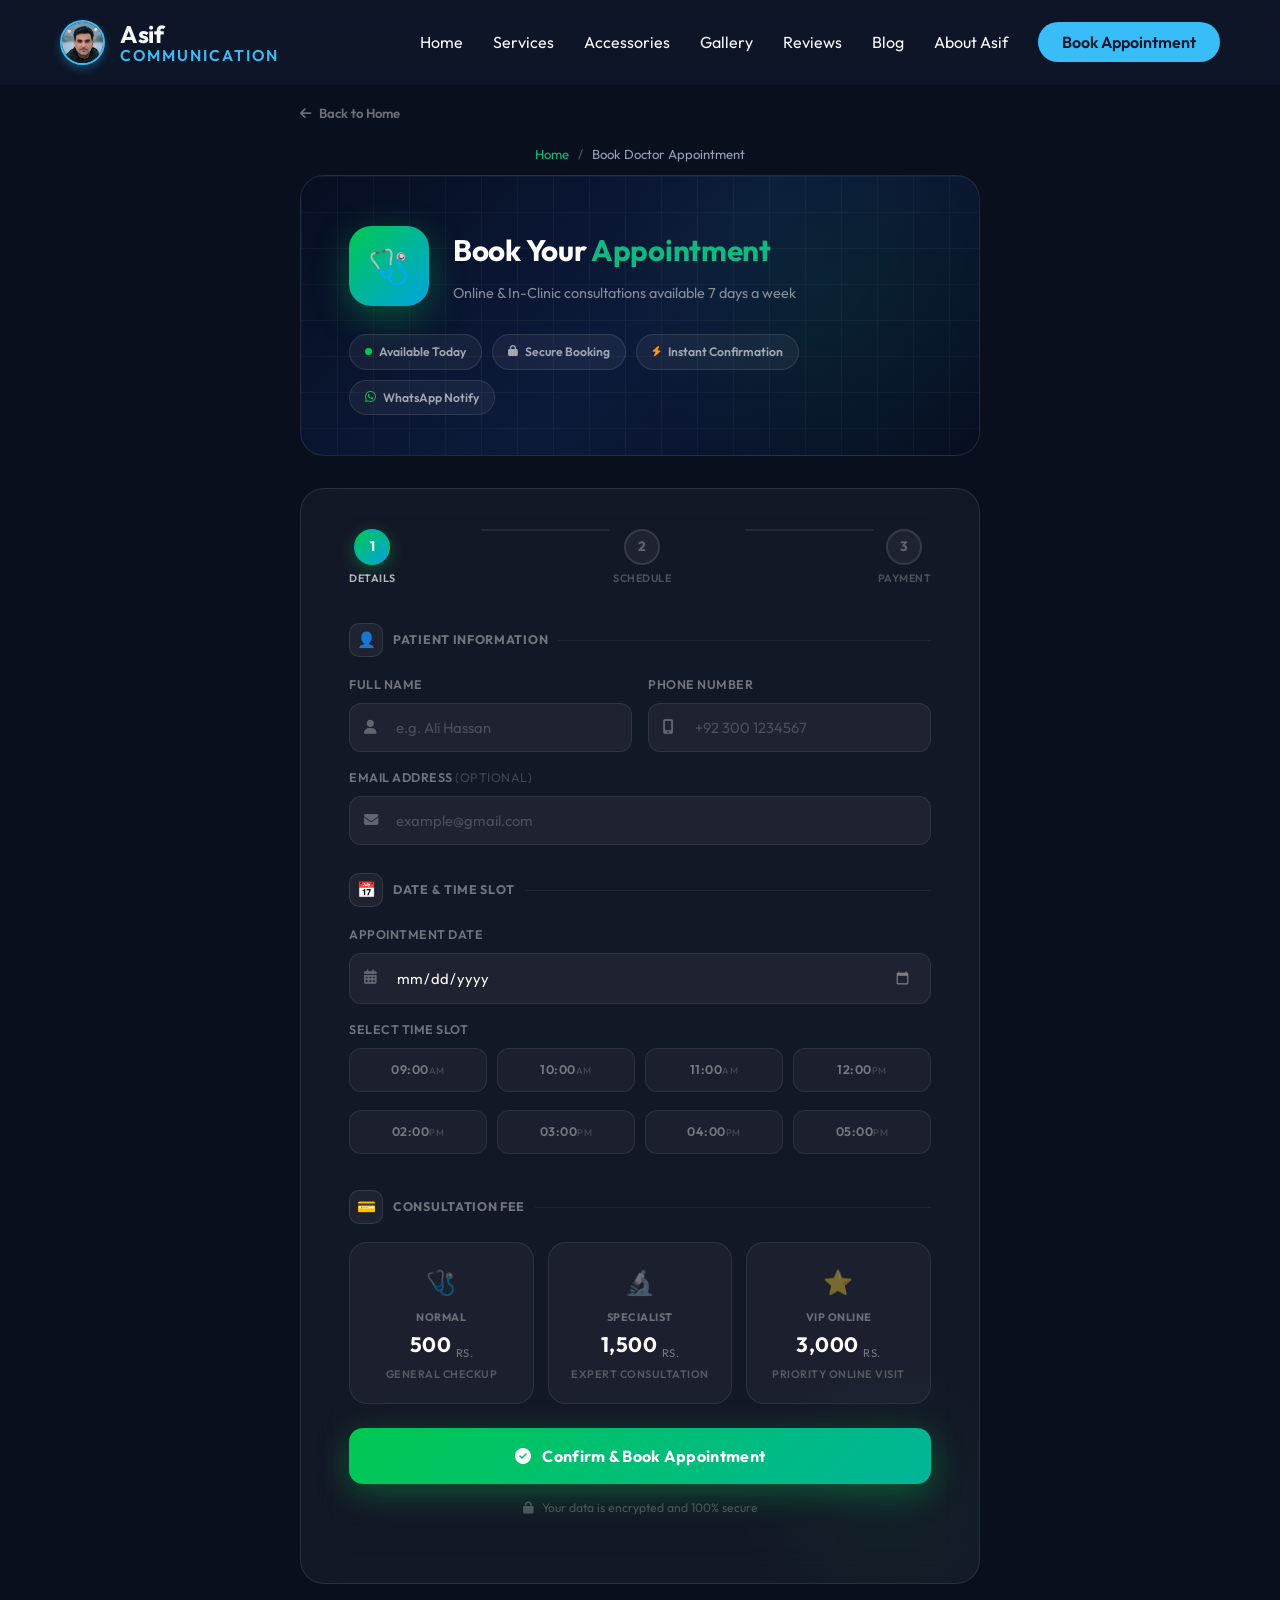
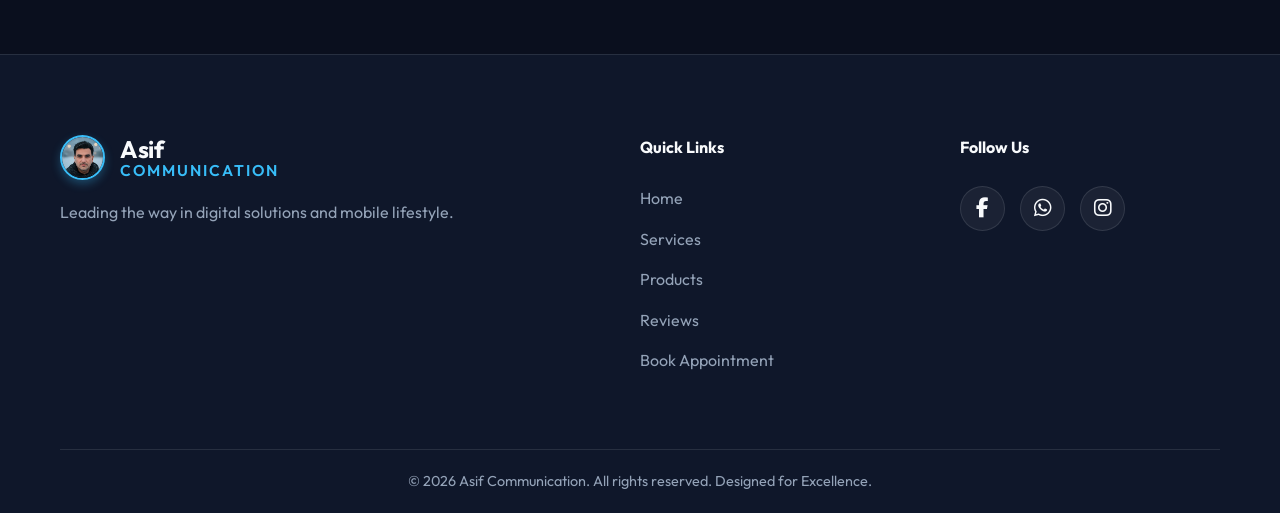
<file: doctor-booking.html>
<!DOCTYPE html>
<html lang="en" class="no-js">

<head>
    <meta charset="UTF-8">
    <meta name="viewport" content="width=device-width, initial-scale=1.0">
    <title>Book Doctor Appointment — Asif Communication</title>
    <meta name="description" content="Book an online or in-clinic doctor appointment through Asif Communication. Fast, secure and convenient.">
    <!-- Google Fonts (same as main site) -->
    <link rel="preconnect" href="https://fonts.googleapis.com">
    <link rel="preconnect" href="https://fonts.gstatic.com" crossorigin>
    <link href="https://fonts.googleapis.com/css2?family=Outfit:wght@300;400;600;700&display=swap" rel="stylesheet">
    <!-- Font Awesome -->
    <link rel="stylesheet" href="https://cdnjs.cloudflare.com/ajax/libs/font-awesome/6.4.0/css/all.min.css">
    <!-- Main Site CSS -->
    <link rel="stylesheet" href="style.css">

    <style>
        /* =====================================================
           Doctor Booking Page — Local Styles
           ===================================================== */

        /* Page background (same as main site) */
        .booking-page-wrap {
            min-height: 100vh;
            padding: 100px 0 70px;
            background: var(--dark-bg, #0a0f1e);
        }

        /* ---- Breadcrumb ---- */
        .das-breadcrumb {
            text-align: center;
            margin-bottom: 10px;
            font-size: 0.82rem;
            color: var(--text-muted, #888);
        }
        .das-breadcrumb a {
            color: var(--easypaisa, #00c851);
            text-decoration: none;
        }
        .das-breadcrumb span { margin: 0 6px; opacity: 0.5; }

        /* =====================================================
           HERO BANNER
           ===================================================== */
        .das-hero-banner {
            background: linear-gradient(135deg, #060e21 0%, #0c1a3a 50%, #060e21 100%);
            border: 1px solid var(--glass-border, rgba(255,255,255,0.08));
            border-radius: 24px;
            padding: 50px 48px 40px;
            margin-bottom: 32px;
            position: relative;
            overflow: hidden;
        }
        /* Grid lines overlay */
        .das-hero-banner::before {
            content: '';
            position: absolute;
            inset: 0;
            background-image:
                linear-gradient(rgba(255,255,255,0.03) 1px, transparent 1px),
                linear-gradient(90deg, rgba(255,255,255,0.03) 1px, transparent 1px);
            background-size: 36px 36px;
            pointer-events: none;
        }
        /* Glow orb */
        .das-hero-banner::after {
            content: '';
            position: absolute;
            width: 460px; height: 460px;
            border-radius: 50%;
            background: radial-gradient(circle, rgba(0,200,81,0.07) 0%, transparent 65%);
            top: -120px; right: -80px;
            pointer-events: none;
        }
        .das-hero-banner-inner {
            position: relative;
            z-index: 1;
            display: flex;
            align-items: center;
            gap: 24px;
        }
        .das-hero-icon-box {
            width: 80px; height: 80px;
            border-radius: 22px;
            background: linear-gradient(135deg, #00c851, #00a3e0);
            display: flex;
            align-items: center;
            justify-content: center;
            font-size: 2.1rem;
            flex-shrink: 0;
            box-shadow: 0 10px 35px rgba(0,200,81,0.35);
            animation: icon-glow 3s ease-in-out infinite alternate;
        }
        @keyframes icon-glow {
            0%   { box-shadow: 0 10px 35px rgba(0,200,81,0.35); }
            100% { box-shadow: 0 10px 45px rgba(0,163,224,0.5); }
        }
        .das-hero-banner-text h1 {
            font-size: 1.85rem;
            font-weight: 700;
            color: #fff;
            margin: 0 0 8px;
            letter-spacing: -0.3px;
        }
        .das-hero-banner-text h1 span {
            color: var(--easypaisa, #00c851);
        }
        .das-hero-banner-text p {
            font-size: 0.9rem;
            color: rgba(255,255,255,0.5);
            margin: 0;
        }
        /* Trust pills */
        .das-trust-pills {
            display: flex;
            gap: 10px;
            margin-top: 28px;
            flex-wrap: wrap;
            position: relative;
            z-index: 1;
        }
        .das-pill {
            display: inline-flex;
            align-items: center;
            gap: 7px;
            background: rgba(255,255,255,0.05);
            border: 1px solid rgba(255,255,255,0.1);
            border-radius: 30px;
            padding: 7px 15px;
            font-size: 0.76rem;
            font-weight: 600;
            color: rgba(255,255,255,0.6);
        }
        .das-pill .blinky {
            width: 7px; height: 7px;
            border-radius: 50%;
            background: #00c851;
            animation: blink 2s infinite;
        }
        @keyframes blink { 0%,100%{opacity:1} 50%{opacity:0.25} }

        /* =====================================================
           BOOKING FORM CARD
           ===================================================== */
        .das-form-card {
            background: var(--glass-bg, rgba(255,255,255,0.04));
            border: 1px solid var(--glass-border, rgba(255,255,255,0.08));
            border-radius: 24px;
            padding: 40px 48px 48px;
            backdrop-filter: blur(20px);
            -webkit-backdrop-filter: blur(20px);
            position: relative;
            overflow: hidden;
        }
        /* subtle inner glow */
        .das-form-card::before {
            content: '';
            position: absolute;
            width: 300px; height: 300px;
            border-radius: 50%;
            background: radial-gradient(circle, rgba(0,200,81,0.05) 0%, transparent 70%);
            bottom: -80px; right: -60px;
            pointer-events: none;
        }

        /* ---- Step Progress Bar ---- */
        .das-steps-bar {
            display: flex;
            align-items: flex-start;
            margin-bottom: 36px;
        }
        .das-step-item {
            display: flex;
            align-items: center;
            flex: 1;
        }
        .das-step-item:last-child { flex: none; }
        .das-step-inner {
            display: flex;
            flex-direction: column;
            align-items: center;
            gap: 5px;
        }
        .das-step-circle {
            width: 36px; height: 36px;
            border-radius: 50%;
            background: rgba(255,255,255,0.05);
            border: 2px solid rgba(255,255,255,0.1);
            display: flex;
            align-items: center;
            justify-content: center;
            font-size: 0.85rem;
            font-weight: 700;
            color: rgba(255,255,255,0.3);
            transition: all 0.35s ease;
        }
        .das-step-name {
            font-size: 0.67rem;
            font-weight: 600;
            color: rgba(255,255,255,0.25);
            text-transform: uppercase;
            letter-spacing: 0.5px;
            white-space: nowrap;
        }
        .das-step-connector {
            flex: 1;
            height: 2px;
            background: rgba(255,255,255,0.07);
            margin: 0 4px;
            margin-bottom: 22px;
            position: relative;
            overflow: hidden;
        }
        .das-step-connector-fill {
            position: absolute;
            top: 0; left: 0;
            height: 100%;
            width: 0%;
            background: linear-gradient(90deg, #00c851, #00a3e0);
            transition: width 0.5s ease;
        }
        .das-step-connector.filled .das-step-connector-fill { width: 100%; }
        .das-step-item.active .das-step-circle {
            background: linear-gradient(135deg, #00c851, #00a3e0);
            border-color: transparent;
            color: #fff;
            box-shadow: 0 4px 16px rgba(0,200,81,0.35);
        }
        .das-step-item.active .das-step-name { color: rgba(255,255,255,0.7); }
        .das-step-item.done .das-step-circle {
            background: rgba(0,200,81,0.2);
            border-color: #00c851;
            color: #00c851;
        }
        .das-step-item.done .das-step-name { color: #00c851; }

        /* ---- Section Dividers ---- */
        .das-sec-label {
            display: flex;
            align-items: center;
            gap: 10px;
            margin: 28px 0 18px;
        }
        .das-sec-label:first-of-type { margin-top: 0; }
        .das-sec-icon {
            width: 34px; height: 34px;
            border-radius: 10px;
            display: flex;
            align-items: center;
            justify-content: center;
            font-size: 0.95rem;
            flex-shrink: 0;
            border: 1px solid rgba(255,255,255,0.1);
            background: rgba(255,255,255,0.05);
        }
        .das-sec-label-text {
            font-size: 0.78rem;
            font-weight: 700;
            color: rgba(255,255,255,0.4);
            text-transform: uppercase;
            letter-spacing: 0.7px;
        }
        .das-sec-line {
            flex: 1;
            height: 1px;
            background: rgba(255,255,255,0.06);
        }

        /* ---- Form Layout ---- */
        .das-row { display: grid; grid-template-columns: 1fr 1fr; gap: 16px; }
        .das-group { margin-bottom: 16px; }

        .das-group label {
            display: block;
            font-size: 0.78rem;
            font-weight: 600;
            color: rgba(255,255,255,0.4);
            text-transform: uppercase;
            letter-spacing: 0.5px;
            margin-bottom: 8px;
        }
        .das-input-wrap { position: relative; }
        .das-group input,
        .das-group select {
            width: 100%;
            padding: 14px 18px 14px 46px;
            background: rgba(255,255,255,0.05);
            border: 1.5px solid rgba(255,255,255,0.08);
            border-radius: 12px;
            font-size: 0.92rem;
            font-family: 'Outfit', sans-serif;
            font-weight: 400;
            color: #fff;
            transition: all 0.3s ease;
            -webkit-appearance: none;
            appearance: none;
            box-sizing: border-box;
            outline: none;
        }
        .das-group input::placeholder { color: rgba(255,255,255,0.2); }
        .das-group input:focus,
        .das-group select:focus {
            border-color: #00c851;
            background: rgba(0,200,81,0.06);
            box-shadow: 0 0 0 4px rgba(0,200,81,0.12);
        }
        .das-group select {
            background-image: url("data:image/svg+xml,%3Csvg xmlns='http://www.w3.org/2000/svg' width='12' height='8'%3E%3Cpath d='M1 1l5 5 5-5' stroke='%23666' stroke-width='1.5' fill='none' stroke-linecap='round'/%3E%3C/svg%3E");
            background-repeat: no-repeat;
            background-position: right 16px center;
            background-color: rgba(255,255,255,0.05);
            padding-right: 40px;
            cursor: pointer;
        }
        .das-group select option { background: #0d1626; color: #fff; }
        .das-input-icon {
            position: absolute;
            left: 15px;
            top: 50%;
            transform: translateY(-50%);
            font-size: 0.9rem;
            color: rgba(255,255,255,0.3);
            pointer-events: none;
            transition: color 0.3s;
        }
        .das-group input:focus ~ .das-input-icon,
        .das-group select:focus ~ .das-input-icon { color: #00c851; }
        input[type="date"]::-webkit-calendar-picker-indicator { filter: invert(0.5); cursor: pointer; }

        /* ---- Time Slot Grid ---- */
        .das-time-grid {
            display: grid;
            grid-template-columns: repeat(4, 1fr);
            gap: 10px;
        }
        .das-ts { display: none; }
        .das-ts-label {
            display: flex;
            flex-direction: column;
            align-items: center;
            justify-content: center;
            padding: 13px 6px;
            background: rgba(255,255,255,0.04);
            border: 1.5px solid rgba(255,255,255,0.08);
            border-radius: 12px;
            color: rgba(255,255,255,0.4);
            font-size: 0.82rem;
            font-weight: 600;
            cursor: pointer;
            transition: all 0.25s ease;
            text-align: center;
            line-height: 1.3;
            font-family: 'Outfit', sans-serif;
        }
        .das-ts-label small {
            font-size: 0.6rem;
            font-weight: 400;
            color: rgba(255,255,255,0.2);
            letter-spacing: 0.3px;
        }
        .das-ts-label:hover {
            border-color: #00c851;
            color: #fff;
            background: rgba(0,200,81,0.08);
        }
        .das-ts:checked + .das-ts-label {
            background: linear-gradient(135deg, rgba(0,200,81,0.2), rgba(0,163,224,0.15));
            border-color: #00c851;
            color: #fff;
            box-shadow: 0 4px 16px rgba(0,200,81,0.2);
        }

        /* ---- Fee Cards ---- */
        .das-fee-cards {
            display: grid;
            grid-template-columns: repeat(3, 1fr);
            gap: 14px;
        }
        .das-fee-r { display: none; }
        .das-fee-card {
            border: 1.5px solid rgba(255,255,255,0.08);
            border-radius: 18px;
            padding: 20px 12px;
            cursor: pointer;
            transition: all 0.3s ease;
            background: rgba(255,255,255,0.04);
            text-align: center;
            position: relative;
            overflow: hidden;
        }
        .das-fee-card::before {
            content: '';
            position: absolute;
            top: 0; left: 0; right: 0;
            height: 2px;
            background: linear-gradient(90deg, #00c851, #00a3e0);
            transform: scaleX(0);
            transform-origin: left;
            transition: transform 0.3s ease;
        }
        .das-fee-r:checked + .das-fee-card::before { transform: scaleX(1); }
        .das-fee-card:hover {
            border-color: rgba(0,200,81,0.3);
            background: rgba(0,200,81,0.06);
            transform: translateY(-3px);
        }
        .das-fee-r:checked + .das-fee-card {
            border-color: #00c851;
            background: rgba(0,200,81,0.1);
            box-shadow: 0 8px 28px rgba(0,200,81,0.2);
            transform: translateY(-3px);
        }
        .das-fee-card .fee-checkmark {
            position: absolute;
            top: 9px; right: 9px;
            width: 18px; height: 18px;
            border-radius: 50%;
            background: #00c851;
            display: flex;
            align-items: center;
            justify-content: center;
            font-size: 0.6rem;
            color: #fff;
            opacity: 0;
            transform: scale(0);
            transition: all 0.25s ease;
        }
        .das-fee-r:checked + .das-fee-card .fee-checkmark {
            opacity: 1;
            transform: scale(1);
        }
        .das-fee-card .fee-emoji { font-size: 1.5rem; display: block; margin-bottom: 7px; }
        .das-fee-card .fee-type {
            font-size: 0.68rem;
            font-weight: 700;
            text-transform: uppercase;
            letter-spacing: 0.5px;
            color: rgba(255,255,255,0.35);
            margin-bottom: 8px;
        }
        .das-fee-card .fee-amount {
            font-size: 1.3rem;
            font-weight: 700;
            color: #fff;
            line-height: 1;
        }
        .das-fee-card .fee-amount sub {
            font-size: 0.7rem;
            font-weight: 400;
            color: rgba(255,255,255,0.4);
        }
        .das-fee-card .fee-desc {
            font-size: 0.68rem;
            color: rgba(255,255,255,0.25);
            margin-top: 6px;
            font-family: 'Outfit', sans-serif;
        }

        /* ---- Payment Method ---- */
        .das-payment-box {
            background: rgba(0,200,81,0.05);
            border: 1px solid rgba(0,200,81,0.2);
            border-radius: 18px;
            padding: 24px;
            margin-bottom: 26px;
            position: relative;
            overflow: hidden;
        }
        .das-payment-box::before {
            content: '';
            position: absolute;
            top: 0; left: 0; right: 0;
            height: 2px;
            background: linear-gradient(90deg, #00c851, #00a3e0, #00c851);
        }
        .das-payment-box h3 {
            font-size: 0.95rem;
            font-weight: 700;
            color: #fff;
            margin: 0 0 5px;
        }
        .das-payment-box > p {
            font-size: 0.82rem;
            color: rgba(255,255,255,0.4);
            margin: 0 0 18px;
        }
        .das-pay-options {
            display: grid;
            grid-template-columns: 1fr 1fr;
            gap: 12px;
        }
        .das-pay-options label {
            display: flex;
            align-items: center;
            gap: 11px;
            padding: 15px 17px;
            background: rgba(255,255,255,0.04);
            border: 1.5px solid rgba(255,255,255,0.08);
            border-radius: 12px;
            color: rgba(255,255,255,0.75);
            font-size: 0.875rem;
            font-weight: 600;
            cursor: pointer;
            transition: all 0.3s ease;
            font-family: 'Outfit', sans-serif;
        }
        .das-pay-options label:hover {
            border-color: #00c851;
            background: rgba(0,200,81,0.08);
        }
        .das-pay-options label:has(input:checked) {
            border-color: #00c851;
            background: rgba(0,200,81,0.1);
            color: #fff;
        }
        .das-pay-options input[type="radio"] {
            width: 16px; height: 16px;
            accent-color: #00c851;
            flex-shrink: 0;
        }

        /* ---- Submit ---- */
        #das-book-submit {
            width: 100%;
            padding: 18px;
            font-size: 1rem;
            font-weight: 700;
            font-family: 'Outfit', sans-serif;
            background: linear-gradient(135deg, #00c851 0%, #00a3e0 100%);
            background-size: 200% 200%;
            animation: btn-move 4s ease infinite;
            color: #fff;
            border: none;
            border-radius: 14px;
            cursor: pointer;
            position: relative;
            overflow: hidden;
            box-shadow: 0 8px 32px rgba(0,200,81,0.35);
            transition: transform 0.25s, box-shadow 0.25s;
            letter-spacing: 0.3px;
        }
        @keyframes btn-move {
            0%   { background-position: 0% 50%; }
            50%  { background-position: 100% 50%; }
            100% { background-position: 0% 50%; }
        }
        /* Shine sweep */
        #das-book-submit::after {
            content: '';
            position: absolute;
            top: 0; left: -80%;
            width: 60%; height: 100%;
            background: linear-gradient(90deg, transparent, rgba(255,255,255,0.2), transparent);
            transform: skewX(-20deg);
            animation: shine 3.5s ease infinite;
        }
        @keyframes shine { 0%{left:-80%} 60%,100%{left:120%} }
        #das-book-submit:hover {
            transform: translateY(-3px);
            box-shadow: 0 14px 40px rgba(0,200,81,0.45);
        }
        #das-book-submit:disabled {
            opacity: 0.6;
            cursor: not-allowed;
            transform: none;
            animation: none;
        }
        .das-secure-note {
            text-align: center;
            margin-top: 14px;
            font-size: 0.76rem;
            color: rgba(255,255,255,0.25);
        }

        /* ---- Message Feedback ---- */
        #das-msg {
            margin-top: 18px;
            border-radius: 12px;
            font-size: 0.88rem;
            font-weight: 600;
            text-align: center;
            padding: 0;
            overflow: hidden;
        }
        #das-msg.success { background: rgba(0,200,81,0.1); border: 1px solid rgba(0,200,81,0.3); color: #6ee7b7; padding: 16px; }
        #das-msg.error   { background: rgba(239,68,68,0.1);  border: 1px solid rgba(239,68,68,0.3);  color: #fca5a5; padding: 16px; }

        /* ---- Back Link ---- */
        .das-back-link {
            display: inline-flex;
            align-items: center;
            gap: 8px;
            color: rgba(255,255,255,0.4);
            text-decoration: none;
            font-size: 0.82rem;
            font-weight: 600;
            margin-bottom: 20px;
            transition: color 0.25s;
        }
        .das-back-link:hover { color: #00c851; }

        /* ---- Responsive ---- */
        @media (max-width: 620px) {
            .das-hero-banner { padding: 32px 22px 28px; }
            .das-form-card { padding: 28px 20px 36px; }
            .das-row { grid-template-columns: 1fr; }
            .das-time-grid { grid-template-columns: repeat(2, 1fr); }
            .das-fee-cards { grid-template-columns: 1fr; }
            .das-pay-options { grid-template-columns: 1fr; }
            .das-hero-banner-text h1 { font-size: 1.4rem; }
            .das-hero-icon-box { width: 60px; height: 60px; font-size: 1.6rem; }
        }
    </style>
</head>

<body>
    <!-- ===== NAVIGATION (same as main site) ===== -->
    <nav class="navbar">
        <div class="container">
            <a href="index.html" class="logo">
                <img src="./assets/owner_asif.png" alt="Asif Logo">
                <div class="logo-text">Asif<span>Communication</span></div>
            </a>
            <ul class="nav-links" id="navLinks">
                <li><a href="index.html#hero">Home</a></li>
                <li><a href="index.html#services">Services</a></li>
                <li><a href="index.html#accessories">Accessories</a></li>
                <li><a href="index.html#gallery">Gallery</a></li>
                <li><a href="index.html#testimonials">Reviews</a></li>
                <li><a href="index.html#blog">Blog</a></li>
                <li><a href="index.html#about">About Asif</a></li>
                <li><a href="doctor-booking.html" class="btn-primary">Book Appointment</a></li>
            </ul>
            <div class="menu-toggle" id="mobileMenu">
                <i class="fas fa-bars"></i>
            </div>
        </div>
    </nav>

    <!-- ===== PAGE CONTENT ===== -->
    <div class="booking-page-wrap">
        <div class="container" style="max-width: 720px;">

            <!-- Back link -->
            <a href="index.html" class="das-back-link">
                <i class="fas fa-arrow-left"></i> Back to Home
            </a>

            <!-- Breadcrumb -->
            <div class="das-breadcrumb">
                <a href="index.html">Home</a>
                <span>/</span>
                Book Doctor Appointment
            </div>

            <!-- Hero Banner -->
            <div class="das-hero-banner">
                <div class="das-hero-banner-inner">
                    <div class="das-hero-icon-box">🩺</div>
                    <div class="das-hero-banner-text">
                        <h1>Book Your <span>Appointment</span></h1>
                        <p>Online &amp; In-Clinic consultations available 7 days a week</p>
                    </div>
                </div>
                <div class="das-trust-pills">
                    <span class="das-pill"><span class="blinky"></span> Available Today</span>
                    <span class="das-pill"><i class="fas fa-lock" style="font-size:0.7rem;"></i> Secure Booking</span>
                    <span class="das-pill"><i class="fas fa-bolt" style="font-size:0.65rem;color:#f59e0b;"></i> Instant Confirmation</span>
                    <span class="das-pill"><i class="fab fa-whatsapp" style="color:#00c851;font-size:0.78rem;"></i> WhatsApp Notify</span>
                </div>
            </div>

            <!-- Booking Form Card -->
            <div class="das-form-card">
                <form id="das-book-form">

                    <!-- Step Bar -->
                    <div class="das-steps-bar">
                        <div class="das-step-item active" id="das-step-1">
                            <div class="das-step-inner">
                                <div class="das-step-circle">1</div>
                                <div class="das-step-name">Details</div>
                            </div>
                        </div>
                        <div class="das-step-connector" id="das-conn-1">
                            <div class="das-step-connector-fill"></div>
                        </div>
                        <div class="das-step-item" id="das-step-2">
                            <div class="das-step-inner">
                                <div class="das-step-circle">2</div>
                                <div class="das-step-name">Schedule</div>
                            </div>
                        </div>
                        <div class="das-step-connector" id="das-conn-2">
                            <div class="das-step-connector-fill"></div>
                        </div>
                        <div class="das-step-item" id="das-step-3">
                            <div class="das-step-inner">
                                <div class="das-step-circle">3</div>
                                <div class="das-step-name">Payment</div>
                            </div>
                        </div>
                    </div>

                    <!-- ── Section 1: Personal Info ── -->
                    <div class="das-sec-label">
                        <div class="das-sec-icon">👤</div>
                        <span class="das-sec-label-text">Patient Information</span>
                        <div class="das-sec-line"></div>
                    </div>

                    <div class="das-row">
                        <div class="das-group">
                            <label>Full Name</label>
                            <div class="das-input-wrap">
                                <input type="text" id="das-name" name="name" placeholder="e.g. Ali Hassan" required>
                                <span class="das-input-icon"><i class="fas fa-user"></i></span>
                            </div>
                        </div>
                        <div class="das-group">
                            <label>Phone Number</label>
                            <div class="das-input-wrap">
                                <input type="tel" id="das-phone" name="phone" placeholder="+92 300 1234567" required>
                                <span class="das-input-icon"><i class="fas fa-mobile-alt"></i></span>
                            </div>
                        </div>
                    </div>

                    <div class="das-group">
                        <label>Email Address <span style="font-weight:400;opacity:0.5;">(optional)</span></label>
                        <div class="das-input-wrap">
                            <input type="email" id="das-email" name="email" placeholder="example@gmail.com">
                            <span class="das-input-icon"><i class="fas fa-envelope"></i></span>
                        </div>
                    </div>

                    <!-- ── Section 2: Date & Time ── -->
                    <div class="das-sec-label">
                        <div class="das-sec-icon">📅</div>
                        <span class="das-sec-label-text">Date &amp; Time Slot</span>
                        <div class="das-sec-line"></div>
                    </div>

                    <div class="das-group">
                        <label>Appointment Date</label>
                        <div class="das-input-wrap">
                            <input type="date" id="das-date" name="date" required
                                min="<?php echo date('Y-m-d'); ?>">
                            <span class="das-input-icon"><i class="fas fa-calendar-alt"></i></span>
                        </div>
                    </div>

                    <div class="das-group">
                        <label>Select Time Slot</label>
                        <div class="das-time-grid">
                            <input class="das-ts" type="radio" name="time" id="ts-9"  value="09:00 AM" required>
                            <label class="das-ts-label" for="ts-9">09:00<small>AM</small></label>

                            <input class="das-ts" type="radio" name="time" id="ts-10" value="10:00 AM">
                            <label class="das-ts-label" for="ts-10">10:00<small>AM</small></label>

                            <input class="das-ts" type="radio" name="time" id="ts-11" value="11:00 AM">
                            <label class="das-ts-label" for="ts-11">11:00<small>AM</small></label>

                            <input class="das-ts" type="radio" name="time" id="ts-12" value="12:00 PM">
                            <label class="das-ts-label" for="ts-12">12:00<small>PM</small></label>

                            <input class="das-ts" type="radio" name="time" id="ts-14" value="02:00 PM">
                            <label class="das-ts-label" for="ts-14">02:00<small>PM</small></label>

                            <input class="das-ts" type="radio" name="time" id="ts-15" value="03:00 PM">
                            <label class="das-ts-label" for="ts-15">03:00<small>PM</small></label>

                            <input class="das-ts" type="radio" name="time" id="ts-16" value="04:00 PM">
                            <label class="das-ts-label" for="ts-16">04:00<small>PM</small></label>

                            <input class="das-ts" type="radio" name="time" id="ts-17" value="05:00 PM">
                            <label class="das-ts-label" for="ts-17">05:00<small>PM</small></label>
                        </div>
                    </div>

                    <!-- ── Section 3: Fee ── -->
                    <div class="das-sec-label">
                        <div class="das-sec-icon">💳</div>
                        <span class="das-sec-label-text">Consultation Fee</span>
                        <div class="das-sec-line"></div>
                    </div>

                    <div class="das-group">
                        <div class="das-fee-cards">
                            <input class="das-fee-r" type="radio" name="fee" id="fee-500"  value="Rs. 500 - Normal"  required>
                            <label class="das-fee-card" for="fee-500">
                                <div class="fee-checkmark">✓</div>
                                <span class="fee-emoji">🩺</span>
                                <div class="fee-type">Normal</div>
                                <div class="fee-amount">500 <sub>Rs.</sub></div>
                                <div class="fee-desc">General checkup</div>
                            </label>

                            <input class="das-fee-r" type="radio" name="fee" id="fee-1500" value="Rs. 1500 - Specialist">
                            <label class="das-fee-card" for="fee-1500">
                                <div class="fee-checkmark">✓</div>
                                <span class="fee-emoji">🔬</span>
                                <div class="fee-type">Specialist</div>
                                <div class="fee-amount">1,500 <sub>Rs.</sub></div>
                                <div class="fee-desc">Expert consultation</div>
                            </label>

                            <input class="das-fee-r" type="radio" name="fee" id="fee-3000" value="Rs. 3000 - VIP Online">
                            <label class="das-fee-card" for="fee-3000">
                                <div class="fee-checkmark">✓</div>
                                <span class="fee-emoji">⭐</span>
                                <div class="fee-type">VIP Online</div>
                                <div class="fee-amount">3,000 <sub>Rs.</sub></div>
                                <div class="fee-desc">Priority online visit</div>
                            </label>
                        </div>
                    </div>

                    <!-- Payment Method -->
                    <div id="das-pay-section" style="display:none;" class="das-payment-box">
                        <h3>💰 Payment Method</h3>
                        <p>Select how you would like to complete your payment</p>
                        <div class="das-pay-options">
                            <label>
                                <input type="radio" name="payment" value="Easypaisa / JazzCash" required>
                                <span style="font-size:1.1rem;">📲</span>
                                Easypaisa / JazzCash
                            </label>
                            <label>
                                <input type="radio" name="payment" value="Debit / Credit Card">
                                <span style="font-size:1.1rem;">💳</span>
                                Debit / Credit Card
                            </label>
                        </div>
                    </div>

                    <!-- Submit -->
                    <button type="submit" id="das-book-submit">
                        <i class="fas fa-check-circle" style="margin-right:8px;"></i>
                        Confirm &amp; Book Appointment
                    </button>
                    <div class="das-secure-note">
                        <i class="fas fa-lock" style="margin-right:5px;"></i>
                        Your data is encrypted and 100% secure
                    </div>

                    <div id="das-msg"></div>
                </form>
            </div>
        </div>
    </div>

    <!-- ===== FOOTER (same as main site) ===== -->
    <footer>
        <div class="container">
            <div class="footer-content">
                <div class="footer-logo">
                    <a href="index.html" class="logo">
                        <img src="./assets/owner_asif.png" alt="Asif Logo">
                        <div class="logo-text">Asif<span>Communication</span></div>
                    </a>
                    <p>Leading the way in digital solutions and mobile lifestyle.</p>
                </div>
                <div class="footer-links">
                    <h4>Quick Links</h4>
                    <ul>
                        <li><a href="index.html#hero">Home</a></li>
                        <li><a href="index.html#services">Services</a></li>
                        <li><a href="index.html#accessories">Products</a></li>
                        <li><a href="index.html#testimonials">Reviews</a></li>
                        <li><a href="doctor-booking.html">Book Appointment</a></li>
                    </ul>
                </div>
                <div class="footer-social">
                    <h4>Follow Us</h4>
                    <div class="social-icons">
                        <a href="#"><i class="fab fa-facebook-f"></i></a>
                        <a href="https://wa.me/923003100785"><i class="fab fa-whatsapp"></i></a>
                        <a href="#"><i class="fab fa-instagram"></i></a>
                    </div>
                </div>
            </div>
            <div class="footer-bottom">
                <p>&copy; 2026 Asif Communication. All rights reserved. Designed for Excellence.</p>
            </div>
        </div>
    </footer>

    <!-- Main site JS (for navbar toggle etc.) -->
    <script src="main.js"></script>

    <script>
        // =====================================================
        //  Doctor Booking Logic
        // =====================================================

        // Set today's date as minimum
        document.getElementById('das-date').min = new Date().toISOString().split('T')[0];

        /* ---- Steps ---- */
        function setStep(n) {
            for (var i = 1; i <= 3; i++) {
                var s = document.getElementById('das-step-' + i);
                s.classList.remove('active', 'done');
                if (i < n)       s.classList.add('done');
                else if (i === n) s.classList.add('active');
                // circle text
                var circle = s.querySelector('.das-step-circle');
                if (i < n) circle.textContent = '✓';
                else       circle.textContent = i;
            }
            for (var c = 1; c <= 2; c++) {
                var conn = document.getElementById('das-conn-' + c);
                if (c < n) conn.classList.add('filled');
                else       conn.classList.remove('filled');
            }
        }

        /* ---- Date -> Step 2 ---- */
        document.getElementById('das-date').addEventListener('change', function () {
            if (this.value) setStep(2);
        });

        /* ---- Time -> Step 2 kept ---- */
        document.querySelectorAll('.das-ts').forEach(function (el) {
            el.addEventListener('change', function () { setStep(2); });
        });

        /* ---- Fee -> Show payment + Step 3 ---- */
        document.querySelectorAll('.das-fee-r').forEach(function (el) {
            el.addEventListener('change', function () {
                var pay = document.getElementById('das-pay-section');
                pay.style.display = 'block';
                setStep(3);
            });
        });

        /* ---- Form Submit -> WhatsApp ---- */
        document.getElementById('das-book-form').addEventListener('submit', function (e) {
            e.preventDefault();

            var name    = document.getElementById('das-name').value.trim();
            var phone   = document.getElementById('das-phone').value.trim();
            var email   = document.getElementById('das-email').value.trim();
            var date    = document.getElementById('das-date').value;
            var timeEl  = document.querySelector('.das-ts:checked');
            var feeEl   = document.querySelector('.das-fee-r:checked');
            var payEl   = document.querySelector('input[name="payment"]:checked');

            /* Validations */
            if (!name)   { showMsg('error', '⚠️ Please enter your full name.'); return; }
            if (!phone)  { showMsg('error', '⚠️ Please enter your phone number.'); return; }
            if (!date)   { showMsg('error', '⚠️ Please select an appointment date.'); return; }
            if (!timeEl) { showMsg('error', '⏰ Please select a time slot.'); return; }
            if (!feeEl)  { showMsg('error', '💳 Please choose a consultation fee.'); return; }
            if (!payEl)  { showMsg('error', '💰 Please select a payment method.'); return; }

            var time    = timeEl.value;
            var fee     = feeEl.value;
            var payment = payEl.value;

            /* Build WhatsApp message */
            var msg = '🩺 *New Doctor Appointment*\n\n' +
                      '👤 *Name:* '    + name    + '\n' +
                      '📱 *Phone:* '   + phone   + '\n' +
                      (email ? '✉️ *Email:* ' + email + '\n' : '') +
                      '📅 *Date:* '    + date    + '\n' +
                      '⏰ *Time:* '    + time    + '\n' +
                      '💳 *Fee:* '     + fee     + '\n' +
                      '💰 *Payment:* ' + payment + '\n\n' +
                      '✅ Booked via Asif Communication Website';

            /* Open WhatsApp */
            var waNumber = '923003100785'; // Asif's number
            var waUrl = 'https://wa.me/' + waNumber + '?text=' + encodeURIComponent(msg);

            var $btn = document.getElementById('das-book-submit');
            $btn.disabled = true;
            $btn.innerHTML = '<i class="fas fa-spinner fa-spin" style="margin-right:8px;"></i> Opening WhatsApp...';

            showMsg('success', '🎉 Appointment request ready! Opening WhatsApp to confirm...');

            setTimeout(function () {
                window.open(waUrl, '_blank');
                $btn.disabled = false;
                $btn.innerHTML = '<i class="fas fa-check-circle" style="margin-right:8px;"></i> Confirm &amp; Book Appointment';
                document.getElementById('das-book-form').reset();
                document.querySelectorAll('.das-ts, .das-fee-r').forEach(function(el){ el.checked = false; });
                document.getElementById('das-pay-section').style.display = 'none';
                setStep(1);
            }, 1500);
        });

        function showMsg(type, msg) {
            var el = document.getElementById('das-msg');
            el.className = '';
            el.textContent = '';
            if (msg) {
                el.className = type;
                el.textContent = msg;
            }
        }
    </script>
</body>
</html>
</file>
<file: style.css>
/* Modern CSS Design for Asif Communication */

:root {
    --primary: #0f172a;
    --primary-light: #1e293b;
    --accent: #38bdf8;
    --accent-hover: #0ea5e9;
    --easypaisa: #10b981;
    --jazzcash: #fbbf24;
    --text-main: #f8fafc;
    --text-muted: #94a3b8;
    --glass: rgba(255, 255, 255, 0.05);
    --glass-border: rgba(255, 255, 255, 0.1);
    --transition: all 0.3s cubic-bezier(0.4, 0, 0.2, 1);
}

* {
    margin: 0;
    padding: 0;
    box-sizing: border-box;
    scroll-behavior: smooth;
}

body {
    font-family: 'Outfit', sans-serif;
    background-color: var(--primary);
    color: var(--text-main);
    line-height: 1.6;
    overflow-x: hidden;
}

.container {
    max-width: 1200px;
    margin: 0 auto;
    padding: 0 20px;
}

h1,
h2,
h3,
h4 {
    font-weight: 700;
}

ul {
    list-style: none;
}

a {
    text-decoration: none;
    color: inherit;
    transition: var(--transition);
}

/* Navigation */
.navbar {
    position: fixed;
    top: 0;
    left: 0;
    width: 100%;
    z-index: 1000;
    padding: 20px 0;
    background: rgba(15, 23, 42, 0.8);
    backdrop-filter: blur(10px);
    transition: var(--transition);
}

.navbar .container {
    display: flex;
    justify-content: space-between;
    align-items: center;
}

.logo {
    display: flex;
    align-items: center;
    gap: 15px;
    text-decoration: none;
    transition: var(--transition);
}

.logo img {
    width: 45px;
    height: 45px;
    border-radius: 50%;
    object-fit: cover;
    border: 2px solid var(--accent);
    box-shadow: 0 4px 10px rgba(56, 189, 248, 0.3);
    transition: var(--transition);
}

.logo-text {
    font-size: 24px;
    font-weight: 700;
    color: var(--text-main);
    letter-spacing: -0.5px;
    line-height: 1.1;
    display: flex;
    flex-direction: column;
}

.logo-text span {
    color: var(--accent);
    font-size: 0.65em;
    font-weight: 600;
    letter-spacing: 2px;
    text-transform: uppercase;
}

.logo:hover {
    transform: scale(1.02);
}

.logo:hover img {
    transform: rotate(5deg) scale(1.1);
    box-shadow: 0 6px 15px rgba(56, 189, 248, 0.5);
}

.logo:hover .logo-text span {
    text-shadow: 0 0 10px var(--accent);
}

.nav-links {
    display: flex;
    gap: 30px;
    align-items: center;
}

.nav-links a:hover {
    color: var(--accent);
}

.btn-primary {
    background: var(--accent);
    color: var(--primary);
    padding: 10px 24px;
    border-radius: 50px;
    font-weight: 600;
}

.btn-primary:hover {
    background: var(--text-main);
    color: var(--primary) !important;
}

.menu-toggle {
    display: none;
    font-size: 24px;
    cursor: pointer;
}

/* Hero Section */
.hero {
    position: relative;
    height: 100vh;
    display: flex;
    align-items: center;
    overflow: hidden;
}

.hero-bg {
    position: absolute;
    top: 0;
    left: 0;
    width: 100%;
    height: 100%;
}

.hero-bg img {
    width: 100%;
    height: 100%;
    object-fit: cover;
}

.hero-overlay {
    position: absolute;
    top: 0;
    left: 0;
    width: 100%;
    height: 100%;
    background: linear-gradient(135deg, rgba(15, 23, 42, 0.8) 20%, rgba(15, 23, 42, 0.3) 80%);
}

.hero-content {
    position: relative;
    z-index: 1;
    max-width: 800px;
}

.hero h1 {
    font-size: 4rem;
    line-height: 1.1;
    margin-bottom: 20px;
}

.hero h1 span {
    background: linear-gradient(to right, var(--accent), #818cf8);
    -webkit-background-clip: text;
    background-clip: text;
    -webkit-background-fill-color: transparent;
    -webkit-text-fill-color: transparent;
}

.hero p {
    font-size: 1.25rem;
    color: var(--text-muted);
    margin-bottom: 40px;
    max-width: 600px;
}

.hero-btns {
    display: flex;
    gap: 20px;
}

.btn {
    padding: 15px 40px;
    border-radius: 50px;
    font-weight: 600;
    display: inline-block;
    transition: var(--transition);
}

.btn-main {
    background: var(--accent);
    color: var(--primary);
}

.btn-main:hover {
    transform: translateY(-5px);
    box-shadow: 0 10px 20px rgba(56, 189, 248, 0.3);
}

.btn-alt {
    border: 2px solid var(--accent);
    color: var(--accent);
}

.btn-alt:hover {
    background: var(--accent);
    color: var(--primary);
}

/* Services */
.services {
    padding: 100px 0;
    background: var(--primary-light);
}

.section-title {
    text-align: center;
    margin-bottom: 60px;
}

.section-title h2 {
    font-size: 2.5rem;
    margin-bottom: 10px;
}

.title-line {
    width: 60px;
    height: 4px;
    background: var(--accent);
    margin: 10px auto 20px auto;
    border-radius: 2px;
}

.services-grid {
    display: grid;
    grid-template-columns: repeat(auto-fit, minmax(300px, 1fr));
    gap: 30px;
}

.service-card {
    background: var(--glass);
    border: 1px solid var(--glass-border);
    padding: 40px;
    border-radius: 20px;
    text-align: center;
    transition: var(--transition);
    position: relative;
    overflow: hidden;
    z-index: 1;
}

.bg-blur-logo {
    position: absolute;
    top: 50%;
    left: 50%;
    transform: translate(-50%, -50%);
    width: 100%;
    height: 100%;
    object-fit: contain;
    opacity: 0.1;
    filter: blur(2px);
    z-index: -1;
    pointer-events: none;
    transition: var(--transition);
}

.service-card:hover .bg-blur-logo {
    opacity: 0.08;
    transform: translate(-50%, -50%) scale(1.1);
}

.service-card:hover {
    transform: translateY(-10px);
    background: rgba(255, 255, 255, 0.08);
}

.icon-wrap {
    width: 70px;
    height: 70px;
    margin: 0 auto 20px auto;
    display: flex;
    align-items: center;
    justify-content: center;
    border-radius: 50%;
    overflow: hidden;
    padding: 10px;
}

.icon-wrap img {
    width: 100%;
    height: 100%;
    object-fit: contain;
}

.easypaisa {
    background: white;
    box-shadow: 0 4px 15px rgba(16, 185, 129, 0.2);
}

.jazzcash {
    background: white;
    box-shadow: 0 4px 15px rgba(251, 191, 36, 0.2);
}

.hbl {
    background: white;
    box-shadow: 0 4px 15px rgba(0, 130, 104, 0.2);
    /* HBL Greenish tint */
}

.ubl {
    background: white;
    box-shadow: 0 4px 15px rgba(0, 75, 145, 0.2);
    /* UBL Blue tint */
}

.other-bank {
    background: rgba(100, 116, 139, 0.2);
    color: #64748b;
}

.train {
    background: white;
    box-shadow: 0 4px 15px rgba(185, 28, 28, 0.2);
}

.air {
    background: white;
    box-shadow: 0 4px 15px rgba(14, 165, 233, 0.2);
}

.digital-acc {
    background: rgba(79, 70, 229, 0.2);
    color: #4f46e5;
}

.load {
    background: rgba(56, 189, 248, 0.2);
    color: var(--accent);
}

.repair {
    background: rgba(139, 92, 246, 0.2);
    color: #8b5cf6;
}

/* Accessories Section */
.accessories {
    padding: 100px 0;
}

.acc-layout {
    display: grid;
    grid-template-columns: 1fr 1.2fr;
    gap: 60px;
    align-items: center;
}

.acc-text h2 {
    font-size: 3rem;
    margin-bottom: 20px;
}

.acc-text h2 span {
    color: var(--accent);
}

.acc-list {
    margin: 30px 0;
}

.acc-list li {
    margin-bottom: 15px;
    display: flex;
    align-items: center;
    gap: 10px;
}

.acc-list i {
    color: var(--accent);
}

.acc-grid {
    display: grid;
    grid-template-columns: repeat(2, 1fr);
    gap: 20px;
}

.acc-item {
    position: relative;
    border-radius: 25px;
    overflow: hidden;
    border: 1px solid var(--glass-border);
    transition: var(--transition);
    height: 180px;
}

.acc-item img {
    width: 100%;
    height: 100%;
    object-fit: cover;
    transition: var(--transition);
}

.acc-item:hover {
    transform: translateY(-5px) scale(1.02);
    border-color: var(--accent);
    box-shadow: 0 10px 25px rgba(56, 189, 248, 0.2);
}

.acc-item:hover img {
    transform: scale(1.1);
}

.acc-badge {
    position: absolute;
    bottom: 12px;
    left: 12px;
    background: rgba(15, 23, 42, 0.8);
    backdrop-filter: blur(8px);
    color: var(--accent);
    padding: 6px 14px;
    border-radius: 50px;
    font-size: 0.75rem;
    font-weight: 600;
    border: 1px solid var(--glass-border);
    text-transform: uppercase;
    letter-spacing: 1px;
}

/* Gallery Styles */
.gallery {
    padding: 100px 0;
    background: var(--primary);
}

.gallery-grid {
    display: grid;
    grid-template-columns: repeat(auto-fit, minmax(300px, 1fr));
    gap: 20px;
}

.gallery-item {
    position: relative;
    border-radius: 20px;
    overflow: hidden;
    height: 250px;
    border: 1px solid var(--glass-border);
}

.gallery-item img {
    width: 100%;
    height: 100%;
    object-fit: cover;
    transition: var(--transition);
}

.gallery-overlay {
    position: absolute;
    top: 0;
    left: 0;
    width: 100%;
    height: 100%;
    background: linear-gradient(to top, rgba(15, 23, 42, 0.9), transparent);
    display: flex;
    align-items: flex-end;
    padding: 20px;
    opacity: 0;
    transition: var(--transition);
}

.gallery-overlay span {
    font-weight: 600;
    color: var(--text-main);
    transform: translateY(10px);
    transition: var(--transition);
}

.gallery-item:hover img {
    transform: scale(1.1);
}

.gallery-item:hover .gallery-overlay {
    opacity: 1;
}

.gallery-item:hover .gallery-overlay span {
    transform: translateY(0);
}

/* Digital Section Update */
.digital-section {
    padding: 50px 0;
}

.digital-card {
    background: linear-gradient(135deg, #1e293b 0%, #0f172a 100%);
    border: 1px solid var(--glass-border);
    border-radius: 40px;
    padding: 60px;
    display: flex;
    align-items: center;
    justify-content: space-between;
    gap: 40px;
}

.digital-content h2 {
    font-size: 2.5rem;
    margin-bottom: 20px;
}

.digital-img {
    flex: 0 0 40%;
}

.digital-img img {
    width: 100%;
    border-radius: 20px;
}

/* Contact */
.contact {
    padding: 100px 0;
    background: var(--primary-light);
}

.contact-grid {
    display: grid;
    grid-template-columns: 1fr 1fr;
    gap: 60px;
}

.info-item {
    display: flex;
    gap: 20px;
    margin-top: 30px;
}

.info-item i {
    font-size: 24px;
    color: var(--accent);
    margin-top: 5px;
}

.info-item h4 {
    margin-bottom: 5px;
}

.contact-form {
    background: var(--primary);
    padding: 50px;
    border-radius: 30px;
    border: 1px solid var(--glass-border);
}

.form-group {
    margin-bottom: 20px;
}

.form-group input,
.form-group textarea {
    width: 100%;
    padding: 15px 20px;
    background: var(--primary-light);
    border: 1px solid var(--glass-border);
    border-radius: 10px;
    color: var(--text-main);
    font-family: inherit;
    transition: var(--transition);
}

.form-group input:focus,
.form-group textarea:focus {
    border-color: var(--accent);
    outline: none;
}

.w-100 {
    width: 100%;
}

/* Footer */
footer {
    padding: 80px 0 20px 0;
    border-top: 1px solid var(--glass-border);
}

.footer-content {
    display: grid;
    grid-template-columns: 2fr 1fr 1fr;
    gap: 60px;
    margin-bottom: 60px;
}

.footer-logo p {
    margin-top: 20px;
    color: var(--text-muted);
}

.footer-links h4,
.footer-social h4 {
    margin-bottom: 25px;
}

.footer-links a {
    display: block;
    margin-bottom: 15px;
    color: var(--text-muted);
}

.footer-links a:hover {
    color: var(--accent);
}

.social-icons {
    display: flex;
    gap: 15px;
}

.social-icons a {
    width: 45px;
    height: 45px;
    background: var(--glass);
    border: 1px solid var(--glass-border);
    display: flex;
    align-items: center;
    justify-content: center;
    border-radius: 50%;
    font-size: 20px;
}

.social-icons a:hover {
    background: var(--accent);
    color: var(--primary);
}

.footer-bottom {
    text-align: center;
    padding-top: 20px;
    border-top: 1px solid var(--glass-border);
    color: var(--text-muted);
    font-size: 0.9rem;
}

/* About Owner Section */
.about-section {
    padding: 100px 0;
}

.about-grid {
    display: grid;
    grid-template-columns: 1fr 1.2fr;
    gap: 80px;
    align-items: center;
}

.owner-frame {
    position: relative;
    border-radius: 40px;
    overflow: hidden;
    box-shadow: 0 30px 60px rgba(0, 0, 0, 0.5);
    border: 1px solid var(--glass-border);
}

.owner-frame img {
    width: 100%;
    display: block;
    transition: var(--transition);
}

.owner-frame:hover img {
    transform: scale(1.05);
}

.owner-badge {
    position: absolute;
    bottom: 20px;
    left: 20px;
    background: var(--accent);
    color: var(--primary);
    padding: 10px 20px;
    border-radius: 50px;
    font-weight: 700;
    font-size: 0.9rem;
    box-shadow: 0 10px 20px rgba(56, 189, 248, 0.3);
}

.section-tag {
    color: var(--accent);
    text-transform: uppercase;
    letter-spacing: 2px;
    font-weight: 600;
    font-size: 0.85rem;
    margin-bottom: 15px;
}

.about-text h2 {
    font-size: 3rem;
    margin-bottom: 25px;
}

.about-text p {
    font-size: 1.1rem;
    color: var(--text-muted);
    margin-bottom: 30px;
}

.owner-quote {
    font-style: italic;
    font-size: 1.25rem;
    color: var(--text-main);
    border-left: 4px solid var(--accent);
    padding-left: 25px;
    margin-bottom: 40px;
}

.whatsapp-btn {
    display: inline-flex;
    align-items: center;
    gap: 12px;
    background: #25d366;
    color: white;
    padding: 18px 35px;
    border-radius: 50px;
    font-weight: 700;
    font-size: 1.1rem;
    transition: var(--transition);
}

.whatsapp-btn:hover {
    transform: translateY(-5px);
    box-shadow: 0 15px 30px rgba(37, 211, 102, 0.4);
    background: #20ba5a;
}

/* Reveal Animations */
/* Add active class to show elements */
.reveal.active,
.reveal-up.active,
.reveal-left.active,
.reveal-right.active {
    opacity: 1;
    transform: translate(0, 0) !important;
}

/* Base styles for scroll reveals - only apply if JS is active */
.no-js .reveal,
.no-js .reveal-up,
.no-js .reveal-left,
.no-js .reveal-right {
    opacity: 1 !important;
    transform: none !important;
}

.reveal,
.reveal-up,
.reveal-left,
.reveal-right {
    opacity: 0;
    transition: all 1s cubic-bezier(0.16, 1, 0.3, 1);
}

.reveal-up {
    transform: translateY(40px);
}

.reveal-left {
    transform: translateX(-40px);
}

.reveal-right {
    transform: translateX(40px);
}

.reveal-up.active,
.reveal-left.active,
.reveal-right.active {
    transform: translate(0, 0);
}

/* Testimonials & Reviews */
.testimonials {
    padding: 100px 0;
    background: var(--primary);
}

.testimonial-grid {
    display: grid;
    grid-template-columns: repeat(auto-fit, minmax(320px, 1fr));
    gap: 30px;
    margin-top: 50px;
}

.testimonial-card {
    background: var(--glass);
    border: 1px solid var(--glass-border);
    padding: 40px;
    border-radius: 30px;
    transition: var(--transition);
}

.testimonial-card:hover {
    transform: translateY(-10px);
    border-color: var(--accent);
    background: rgba(255, 255, 255, 0.08);
}

.stars {
    color: var(--jazzcash);
    margin-bottom: 20px;
    font-size: 0.9rem;
}

.review-text {
    font-style: italic;
    color: var(--text-muted);
    margin-bottom: 25px;
    font-size: 1.05rem;
    line-height: 1.8;
}

.user-info {
    display: flex;
    align-items: center;
    gap: 15px;
}

.user-info img {
    width: 50px;
    height: 50px;
    border-radius: 50%;
    object-fit: cover;
    border: 2px solid var(--accent);
}

.user-info h4 {
    font-size: 1.1rem;
    color: var(--text-main);
}

.user-info span {
    font-size: 0.85rem;
    color: var(--accent);
}

/* Blog Section */
.blog {
    padding: 100px 0;
    background: var(--primary-light);
}

.blog-grid {
    display: grid;
    grid-template-columns: repeat(auto-fit, minmax(350px, 1fr));
    gap: 30px;
}

.blog-card {
    background: var(--primary);
    border: 1px solid var(--glass-border);
    border-radius: 25px;
    overflow: hidden;
    transition: var(--transition);
}

.blog-card:hover {
    transform: translateY(-10px);
    border-color: var(--accent);
}

.blog-img {
    position: relative;
    height: 220px;
    overflow: hidden;
}

.blog-img img {
    width: 100%;
    height: 100%;
    object-fit: cover;
    transition: var(--transition);
}

.blog-card:hover .blog-img img {
    transform: scale(1.1);
}

.blog-date {
    position: absolute;
    top: 20px;
    left: 20px;
    background: var(--accent);
    color: var(--primary);
    padding: 5px 15px;
    border-radius: 50px;
    font-size: 0.8rem;
    font-weight: 700;
}

.blog-content {
    padding: 30px;
}

.blog-content h3 {
    font-size: 1.4rem;
    margin-bottom: 15px;
    color: var(--text-main);
}

.blog-content p {
    color: var(--text-muted);
    font-size: 0.95rem;
    margin-bottom: 20px;
    display: -webkit-box;
    -webkit-line-clamp: 2;
    line-clamp: 2;
    -webkit-box-orient: vertical;
    overflow: hidden;
}

.read-more {
    color: var(--accent);
    font-weight: 600;
    display: flex;
    align-items: center;
    gap: 8px;
    font-size: 0.9rem;
}

.read-more:hover i {
    transform: translateX(5px);
    transition: var(--transition);
}

/* Modal Styling */
.modal {
    display: none;
    position: fixed;
    z-index: 2000;
    left: 0;
    top: 0;
    width: 100%;
    height: 100%;
    background: rgba(15, 23, 42, 0.9);
    backdrop-filter: blur(8px);
    align-items: center;
    justify-content: center;
    padding: 20px;
}

.modal.active {
    display: flex;
    animation: fadeIn 0.3s ease;
}

@keyframes fadeIn {
    from {
        opacity: 0;
    }

    to {
        opacity: 1;
    }
}

.modal-content {
    background: var(--primary-light);
    border: 1px solid var(--glass-border);
    width: 100%;
    max-width: 500px;
    border-radius: 30px;
    padding: 40px;
    position: relative;
    animation: slideUp 0.4s cubic-bezier(0.16, 1, 0.3, 1);
}

@keyframes slideUp {
    from {
        transform: translateY(50px);
        opacity: 0;
    }

    to {
        transform: translateY(0);
        opacity: 1;
    }
}

.close-modal {
    position: absolute;
    top: 20px;
    right: 25px;
    font-size: 30px;
    color: var(--text-muted);
    cursor: pointer;
    transition: var(--transition);
}

.close-modal:hover {
    color: var(--accent);
}

.modal-header {
    text-align: center;
    margin-bottom: 30px;
}

.modal-header h2 {
    font-size: 1.8rem;
    margin-bottom: 10px;
}

.rating-input {
    margin: 20px 0;
    text-align: center;
}

.star-rating-input {
    font-size: 2rem;
    color: var(--text-muted);
    margin-top: 10px;
}

.star-rating-input i {
    cursor: pointer;
    transition: var(--transition);
}

.star-rating-input i.active {
    color: var(--jazzcash);
    text-shadow: 0 0 15px rgba(251, 191, 36, 0.4);
}

.blog-modal-content {
    max-width: 800px;
    max-height: 90vh;
    overflow-y: auto;
    padding: 0;
}

.blog-full-img {
    width: 100%;
    height: 350px;
    object-fit: cover;
    border-radius: 30px 30px 0 0;
}

.blog-full-body {
    padding: 40px;
}

.blog-full-body h2 {
    font-size: 2.2rem;
    margin-bottom: 20px;
    color: var(--accent);
}

.blog-meta-full {
    display: flex;
    gap: 20px;
    color: var(--text-muted);
    font-size: 0.9rem;
    margin-bottom: 30px;
    padding-bottom: 20px;
    border-bottom: 1px solid var(--glass-border);
}

.blog-text-full {
    line-height: 1.8;
    font-size: 1.1rem;
    color: var(--text-muted);
}

.blog-text-full p {
    margin-bottom: 20px;
}

/* Responsive */
@media (max-width: 992px) {
    .hero h1 {
        font-size: 3rem;
    }

    .acc-layout,
    .digital-card,
    .contact-grid,
    .about-grid {
        grid-template-columns: 1fr;
        padding: 40px;
    }
}

@media (max-width: 768px) {
    .menu-toggle {
        display: block;
    }

    .nav-links {
        display: none;
        position: absolute;
        top: 100%;
        left: 0;
        width: 100%;
        background: var(--primary);
        padding: 40px;
        flex-direction: column;
        border-bottom: 1px solid var(--glass-border);
    }

    .nav-links.active {
        display: flex;
    }

    .hero h1 {
        font-size: 2.5rem;
    }

    .footer-content {
        grid-template-columns: 1fr;
    }
}
</file>
